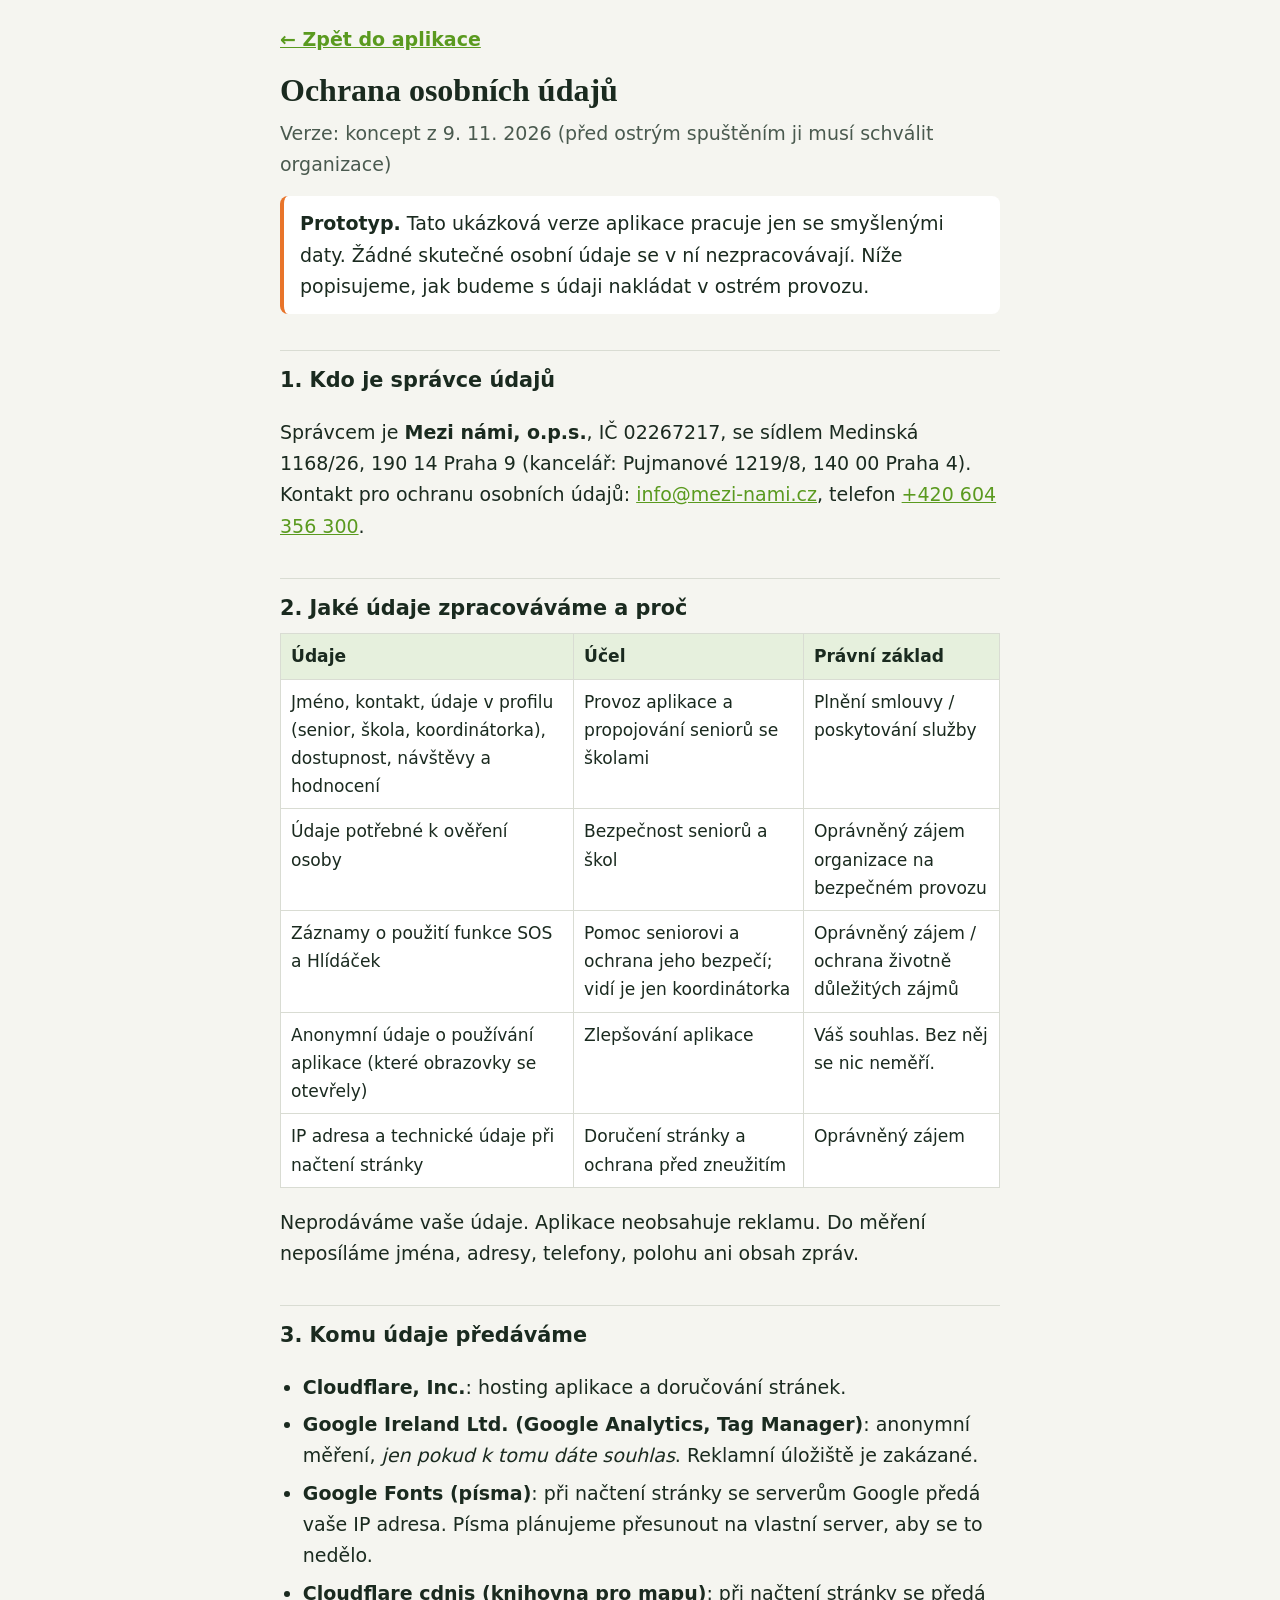
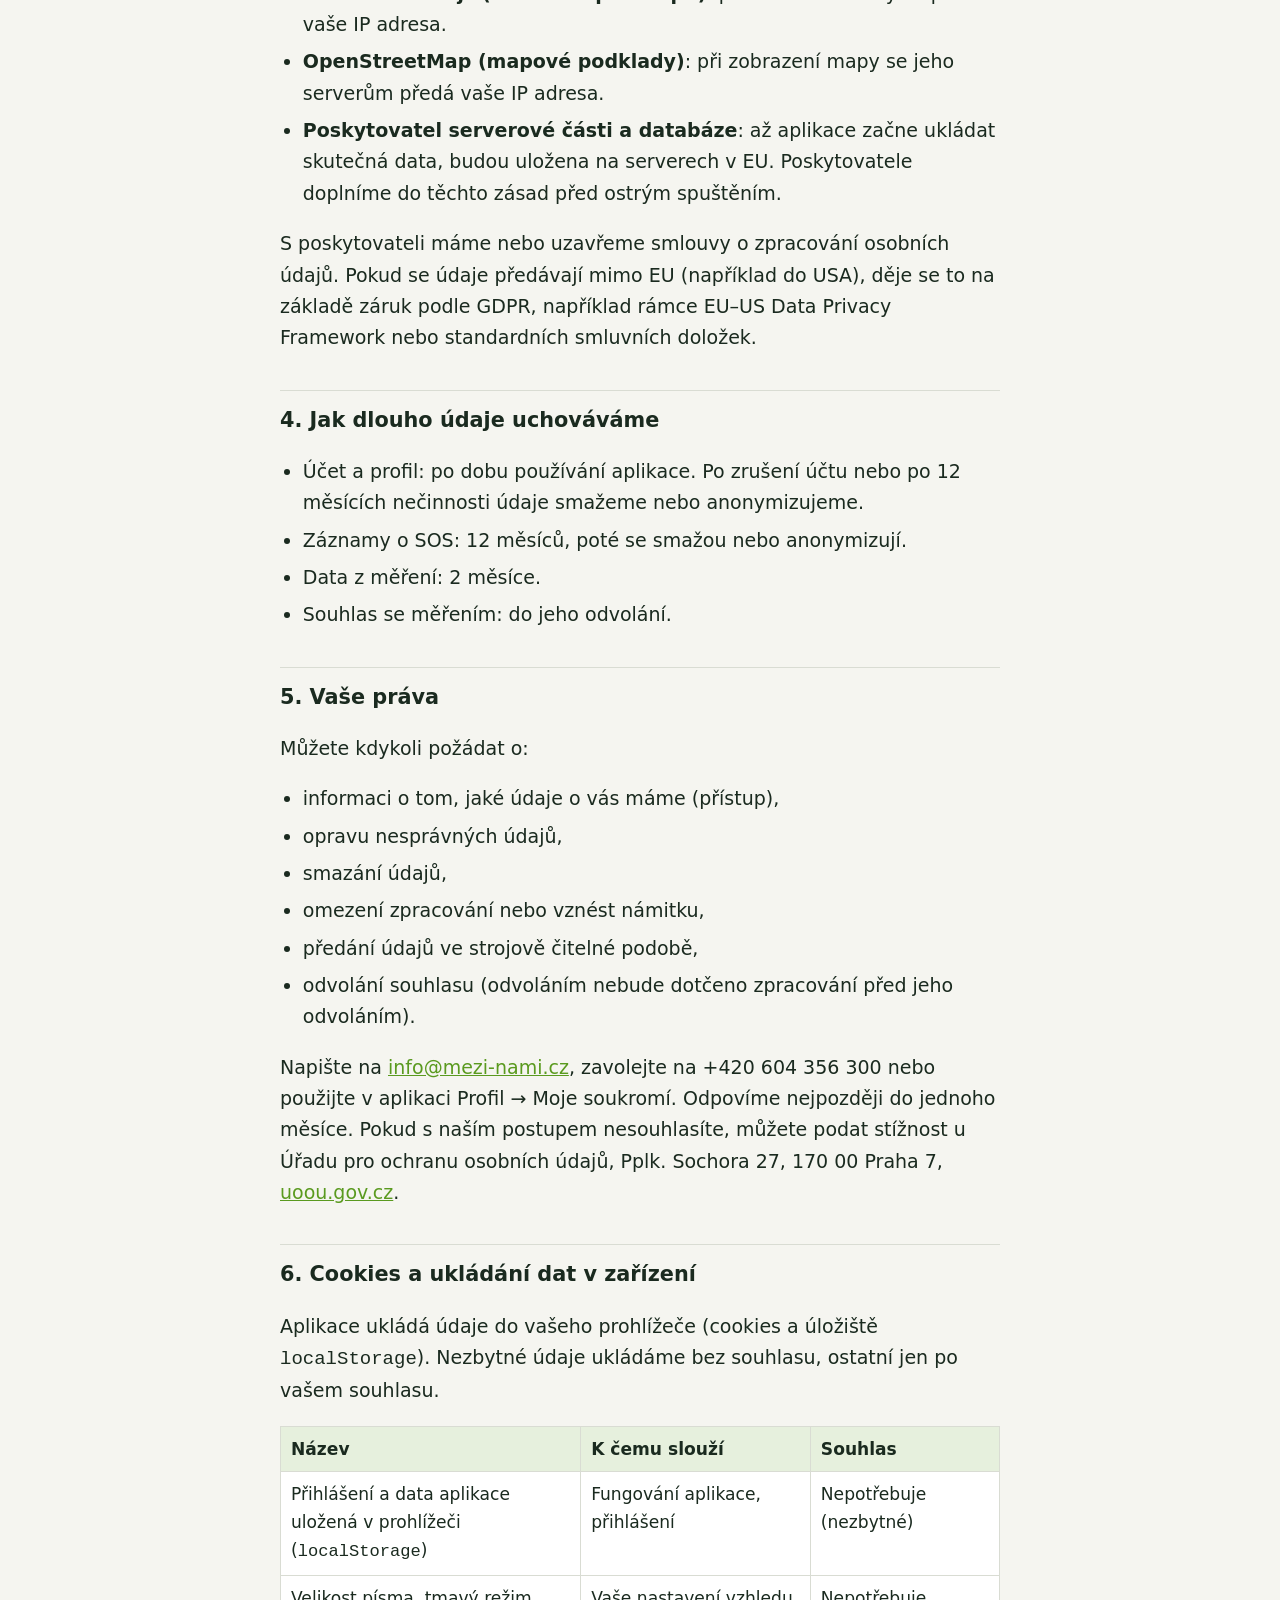
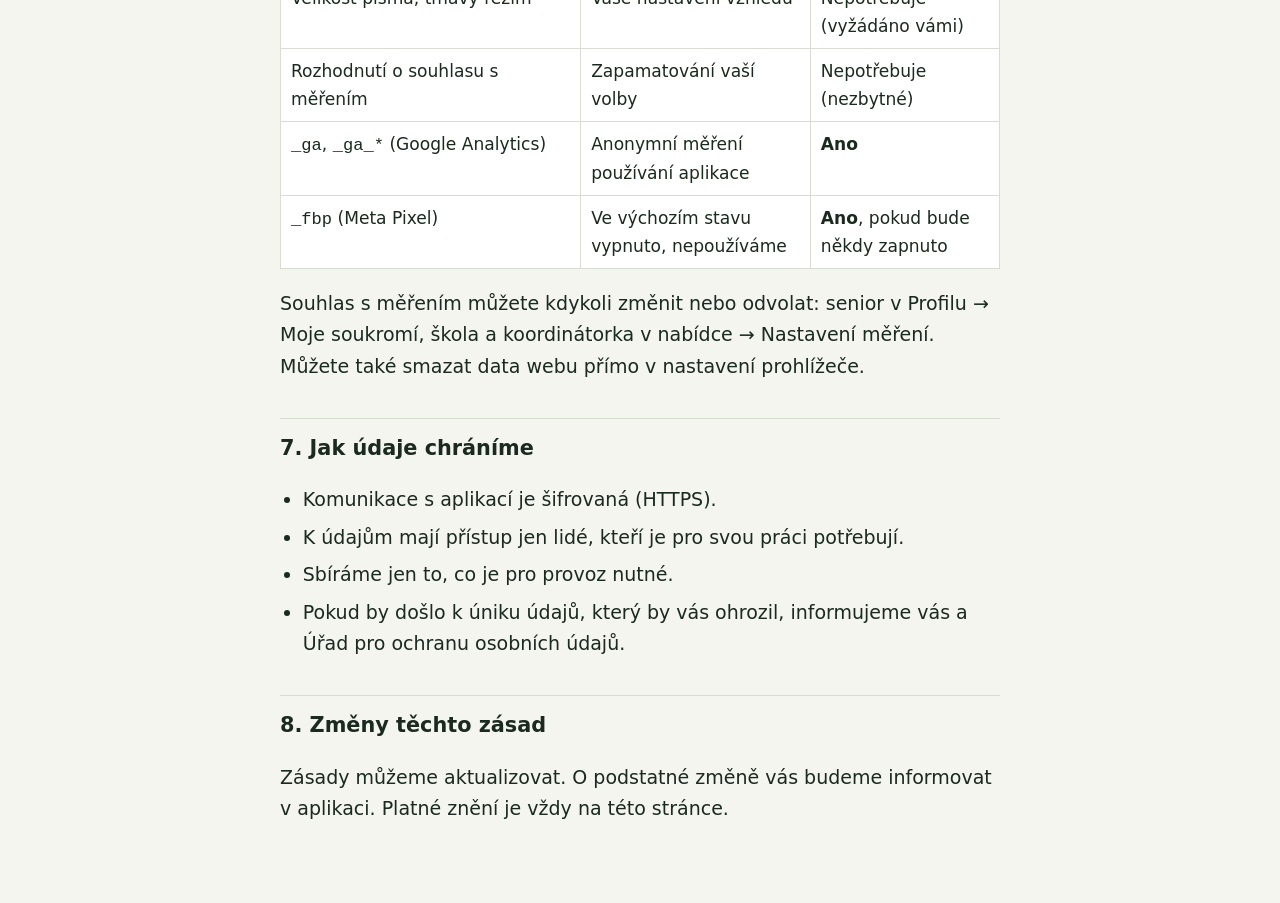
<file: privacy.html>
<!DOCTYPE html>
<html lang="cs">
<head>
<meta charset="utf-8">
<meta name="viewport" content="width=device-width, initial-scale=1">
<title>Ochrana osobních údajů – Mezi námi</title>
<meta name="robots" content="noindex">
<style>
  :root {
    --bg: #f5f5f0; --card: #ffffff; --text: #1a2a1f; --muted: #4a5a4f;
    --green: #5a9a1f; --orange: #e8742a; --line: #d9dcd3;
  }
  @media (prefers-color-scheme: dark) {
    :root { --bg: #16221a; --card: #1f2e24; --text: #f2f3ec; --muted: #b8c2b5; --line: #35463a; }
  }
  * { box-sizing: border-box; }
  body {
    margin: 0; background: var(--bg); color: var(--text);
    font: 19px/1.65 system-ui, -apple-system, "Segoe UI", Roboto, Arial, sans-serif;
  }
  main { max-width: 760px; margin: 0 auto; padding: 24px 20px 64px; }
  a { color: var(--green); }
  .back { display: inline-block; margin-bottom: 16px; font-weight: 600; }
  h1 { font-family: Georgia, "Times New Roman", serif; font-size: 2rem; line-height: 1.2; margin: 0 0 8px; }
  h2 { font-size: 1.3rem; margin: 36px 0 8px; padding-top: 12px; border-top: 1px solid var(--line); }
  .lead { color: var(--muted); margin: 0 0 16px; }
  .note {
    background: var(--card); border-left: 4px solid var(--orange);
    padding: 12px 16px; border-radius: 8px; margin: 16px 0;
  }
  ul { padding-left: 1.2em; }
  li { margin: 6px 0; }
  .table-wrap { overflow-x: auto; }
  table { border-collapse: collapse; width: 100%; background: var(--card); font-size: 0.9em; }
  th, td { border: 1px solid var(--line); padding: 8px 10px; text-align: left; vertical-align: top; }
  th { background: rgba(90, 154, 31, 0.15); }
  button.linkish {
    font: inherit; font-weight: 600; background: var(--green); color: #fff;
    border: 0; border-radius: 10px; padding: 12px 18px; cursor: pointer; min-height: 48px;
  }
</style>
</head>
<body>
<main>
  <a class="back" href="./">← Zpět do aplikace</a>

  <h1>Ochrana osobních údajů</h1>
  <p class="lead">Verze: koncept z 9. 11. 2026 (před ostrým spuštěním ji musí schválit organizace)</p>

  <div class="note">
    <strong>Prototyp.</strong> Tato ukázková verze aplikace pracuje jen se smyšlenými daty.
    Žádné skutečné osobní údaje se v ní nezpracovávají. Níže popisujeme, jak budeme s údaji
    nakládat v ostrém provozu.
  </div>

  <h2>1. Kdo je správce údajů</h2>
  <p>
    Správcem je <strong>Mezi námi, o.p.s.</strong>, IČ 02267217, se sídlem Medinská 1168/26, 190 14 Praha 9
    (kancelář: Pujmanové 1219/8, 140 00 Praha 4).<br>
    Kontakt pro ochranu osobních údajů: <a href="mailto:info@mezi-nami.cz">info@mezi-nami.cz</a>,
    telefon <a href="tel:+420604356300">+420 604 356 300</a>.
  </p>

  <h2>2. Jaké údaje zpracováváme a proč</h2>
  <div class="table-wrap">
  <table>
    <thead><tr><th>Údaje</th><th>Účel</th><th>Právní základ</th></tr></thead>
    <tbody>
      <tr>
        <td>Jméno, kontakt, údaje v profilu (senior, škola, koordinátorka), dostupnost, návštěvy a hodnocení</td>
        <td>Provoz aplikace a propojování seniorů se školami</td>
        <td>Plnění smlouvy / poskytování služby</td>
      </tr>
      <tr>
        <td>Údaje potřebné k ověření osoby</td>
        <td>Bezpečnost seniorů a škol</td>
        <td>Oprávněný zájem organizace na bezpečném provozu</td>
      </tr>
      <tr>
        <td>Záznamy o použití funkce SOS a Hlídáček</td>
        <td>Pomoc seniorovi a ochrana jeho bezpečí; vidí je jen koordinátorka</td>
        <td>Oprávněný zájem / ochrana životně důležitých zájmů</td>
      </tr>
      <tr>
        <td>Anonymní údaje o používání aplikace (které obrazovky se otevřely)</td>
        <td>Zlepšování aplikace</td>
        <td>Váš souhlas. Bez něj se nic neměří.</td>
      </tr>
      <tr>
        <td>IP adresa a technické údaje při načtení stránky</td>
        <td>Doručení stránky a ochrana před zneužitím</td>
        <td>Oprávněný zájem</td>
      </tr>
    </tbody>
  </table>
  </div>
  <p>
    Neprodáváme vaše údaje. Aplikace neobsahuje reklamu. Do měření neposíláme jména, adresy,
    telefony, polohu ani obsah zpráv.
  </p>

  <h2>3. Komu údaje předáváme</h2>
  <ul>
    <li><strong>Cloudflare, Inc.</strong>: hosting aplikace a doručování stránek.</li>
    <li><strong>Google Ireland Ltd. (Google Analytics, Tag Manager)</strong>: anonymní měření, <em>jen pokud k tomu dáte souhlas</em>. Reklamní úložiště je zakázané.</li>
    <li><strong>Google Fonts (písma)</strong>: při načtení stránky se serverům Google předá vaše IP adresa. Písma plánujeme přesunout na vlastní server, aby se to nedělo.</li>
    <li><strong>Cloudflare cdnjs (knihovna pro mapu)</strong>: při načtení stránky se předá vaše IP adresa.</li>
    <li><strong>OpenStreetMap (mapové podklady)</strong>: při zobrazení mapy se jeho serverům předá vaše IP adresa.</li>
    <li><strong>Poskytovatel serverové části a databáze</strong>: až aplikace začne ukládat skutečná data, budou uložena na serverech v EU. Poskytovatele doplníme do těchto zásad před ostrým spuštěním.</li>
  </ul>
  <p>
    S poskytovateli máme nebo uzavřeme smlouvy o zpracování osobních údajů. Pokud se údaje
    předávají mimo EU (například do USA), děje se to na základě záruk podle GDPR, například
    rámce EU–US Data Privacy Framework nebo standardních smluvních doložek.
  </p>

  <h2>4. Jak dlouho údaje uchováváme</h2>
  <ul>
    <li>Účet a profil: po dobu používání aplikace. Po zrušení účtu nebo po 12 měsících nečinnosti údaje smažeme nebo anonymizujeme.</li>
    <li>Záznamy o SOS: 12 měsíců, poté se smažou nebo anonymizují.</li>
    <li>Data z měření: 2 měsíce.</li>
    <li>Souhlas se měřením: do jeho odvolání.</li>
  </ul>

  <h2>5. Vaše práva</h2>
  <p>Můžete kdykoli požádat o:</p>
  <ul>
    <li>informaci o tom, jaké údaje o vás máme (přístup),</li>
    <li>opravu nesprávných údajů,</li>
    <li>smazání údajů,</li>
    <li>omezení zpracování nebo vznést námitku,</li>
    <li>předání údajů ve strojově čitelné podobě,</li>
    <li>odvolání souhlasu (odvoláním nebude dotčeno zpracování před jeho odvoláním).</li>
  </ul>
  <p>
    Napište na <a href="mailto:info@mezi-nami.cz">info@mezi-nami.cz</a>, zavolejte na +420 604 356 300 nebo použijte v aplikaci Profil → Moje soukromí.
    Odpovíme nejpozději do jednoho měsíce. Pokud s naším postupem nesouhlasíte, můžete podat
    stížnost u Úřadu pro ochranu osobních údajů, Pplk. Sochora 27, 170 00 Praha 7,
    <a href="https://uoou.gov.cz" rel="noopener">uoou.gov.cz</a>.
  </p>

  <h2 id="cookies">6. Cookies a ukládání dat v zařízení</h2>
  <p>
    Aplikace ukládá údaje do vašeho prohlížeče (cookies a úložiště <code>localStorage</code>).
    Nezbytné údaje ukládáme bez souhlasu, ostatní jen po vašem souhlasu.
  </p>
  <div class="table-wrap">
  <table>
    <thead><tr><th>Název</th><th>K čemu slouží</th><th>Souhlas</th></tr></thead>
    <tbody>
      <tr>
        <td>Přihlášení a data aplikace uložená v prohlížeči (<code>localStorage</code>)</td>
        <td>Fungování aplikace, přihlášení</td>
        <td>Nepotřebuje (nezbytné)</td>
      </tr>
      <tr>
        <td>Velikost písma, tmavý režim</td>
        <td>Vaše nastavení vzhledu</td>
        <td>Nepotřebuje (vyžádáno vámi)</td>
      </tr>
      <tr>
        <td>Rozhodnutí o souhlasu s měřením</td>
        <td>Zapamatování vaší volby</td>
        <td>Nepotřebuje (nezbytné)</td>
      </tr>
      <tr>
        <td><code>_ga</code>, <code>_ga_*</code> (Google Analytics)</td>
        <td>Anonymní měření používání aplikace</td>
        <td><strong>Ano</strong></td>
      </tr>
      <tr>
        <td><code>_fbp</code> (Meta Pixel)</td>
        <td>Ve výchozím stavu vypnuto, nepoužíváme</td>
        <td><strong>Ano</strong>, pokud bude někdy zapnuto</td>
      </tr>
    </tbody>
  </table>
  </div>
  <p>
    Souhlas s měřením můžete kdykoli změnit nebo odvolat: senior v Profilu → Moje soukromí,
    škola a koordinátorka v nabídce → Nastavení měření. Můžete také smazat data webu přímo
    v nastavení prohlížeče.
  </p>

  <h2>7. Jak údaje chráníme</h2>
  <ul>
    <li>Komunikace s aplikací je šifrovaná (HTTPS).</li>
    <li>K údajům mají přístup jen lidé, kteří je pro svou práci potřebují.</li>
    <li>Sbíráme jen to, co je pro provoz nutné.</li>
    <li>Pokud by došlo k úniku údajů, který by vás ohrozil, informujeme vás a Úřad pro ochranu osobních údajů.</li>
  </ul>

  <h2>8. Změny těchto zásad</h2>
  <p>Zásady můžeme aktualizovat. O podstatné změně vás budeme informovat v aplikaci. Platné znění je vždy na této stránce.</p>
</main>
</body>
</html>
</file>
